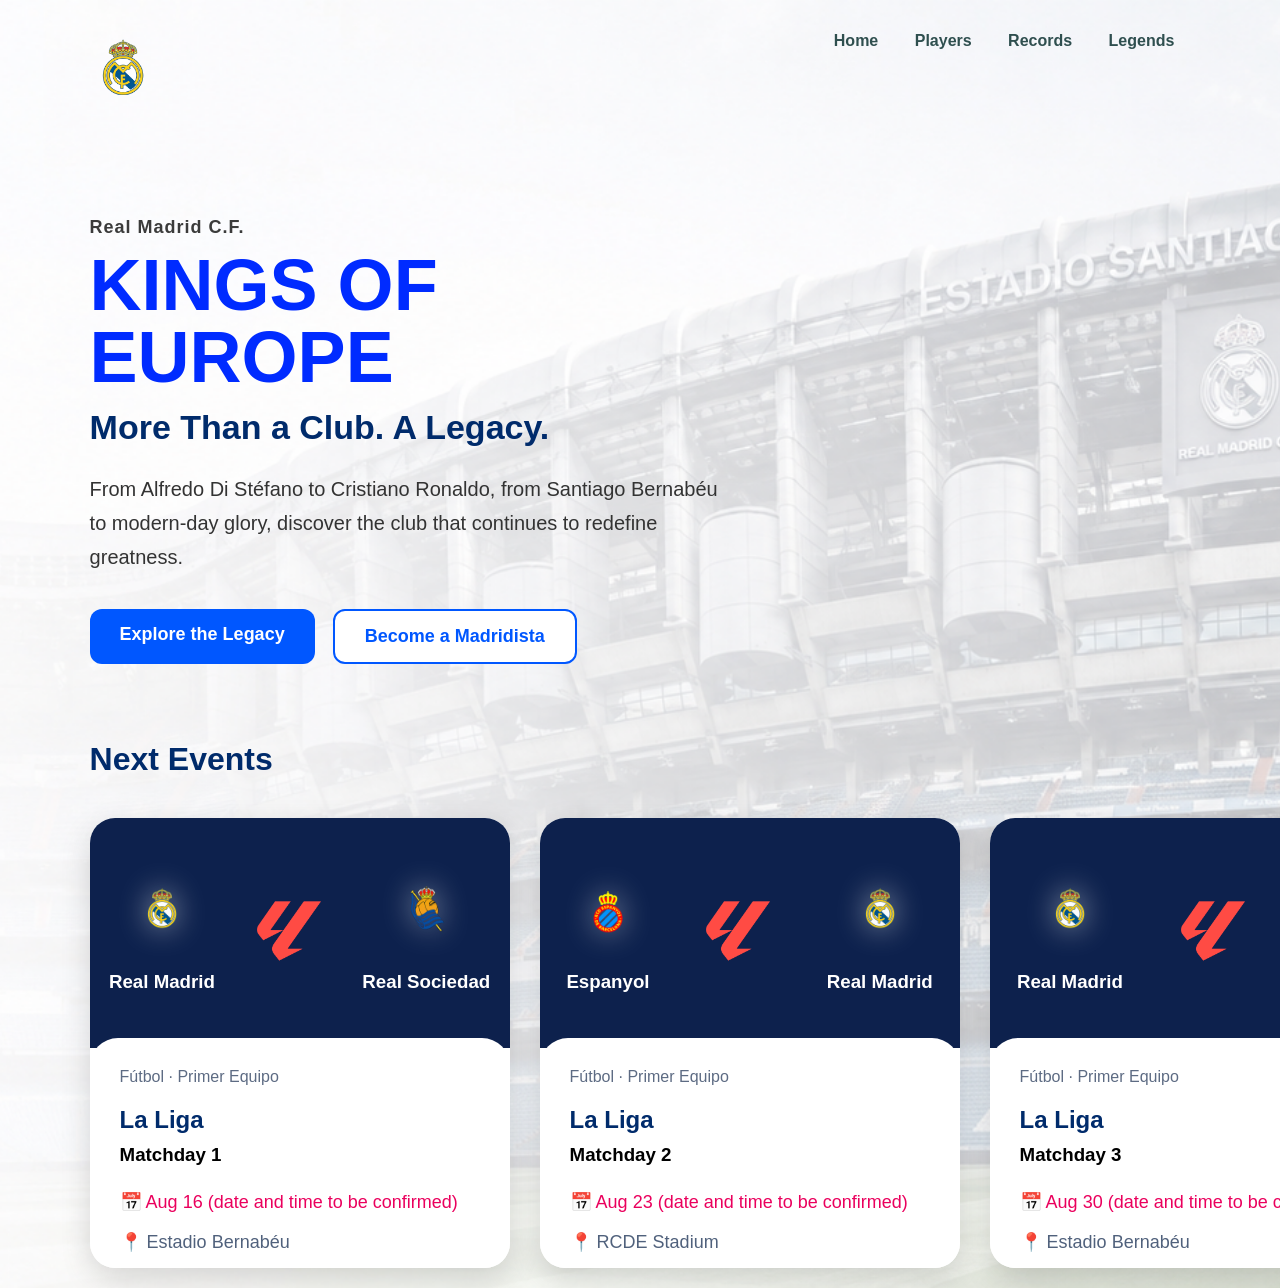
<file: index.html>
<!DOCTYPE html>
<html lang="en">
<head>
    
    <title>Real Madrid</title>
    <link rel="stylesheet" href="index.css">
</head>
<body>
    <div class="main">
                <div class="navbar">
                    <img src="realmadrid.png" class="logo">
                    <ul>
                        <li><a href="index.html">Home</a></li>
                        <li><a href="players.html">Players</a></li>
                        <li><a href="records.html">Records</a></li>
                        <li><a href="legends.html">Legends</a></li>
                        
                    </ul>

                </div>
                <div class="info">

            <h3 class="club">Real Madrid C.F.</h3>

            <h1>KINGS OF EUROPE</h1>

            <h2>More Than a Club. A Legacy.</h2>

            <p>
                From Alfredo Di Stéfano to Cristiano Ronaldo,
                from Santiago Bernabéu to modern-day glory,
                discover the club that continues to redefine greatness.
            </p>

            <div class="hero-btns">
                <a href="records.html" class="btn-primary">
                    Explore the Legacy
                </a>

                <a href="https://madridistas.com/en-US/madridistas/landing"
                target="_blank"
                class="btn-secondary">
                    Become a Madridista
                </a>
            </div>

        </div>

        <div class="news">
            <h1>Next Events</h1>
            

        </div>
        <div class="card">
            <div class="fixture-card">

                <div class="card-top">

                    <div class="team">
                        <img src="realmadrid.png" alt="">
                        <h3>Real Madrid</h3>
                    </div>

                    <div class="vs">
                        <img src="laliga.png" alt="">
                    </div>

                    <div class="team">
                        <img src="soci.png" alt="">
                        <h3>Real Sociedad</h3>
                    </div>

                </div>

                <div class="card-bottom">

                    <p class="category">Fútbol · Primer Equipo</p>

                    <h2>La Liga</h2>

                    <h3>Matchday 1</h3>

                    <p class="date">
                        📅 Aug 16 (date and time to be confirmed)
                    </p>

                    <p class="location">
                        📍 Estadio Bernabéu
                    </p>

                </div>
            </div>

            
        
            <div class="fixture-card">
                <div class="card-top ">

                    <div class="team">
                        <img src="esp.png" alt="">
                        <h3>Espanyol</h3>
                    </div>

                    <div class="vs">
                        <img src="laliga.png" alt="">
                    </div>

                    <div class="team">
                        <img src="realmadrid.png" alt="">
                        <h3>Real Madrid</h3>
                    </div>

                </div>

                <div class="card-bottom">

                    <p class="category">Fútbol · Primer Equipo</p>

                    <h2>La Liga</h2>

                    <h3>Matchday 2</h3>

                    <p class="date">
                        📅 Aug 23 (date and time to be confirmed)
                    </p>

                    <p class="location">
                        📍 RCDE Stadium
                    </p>

                </div>
            </div>
            <div class="fixture-card">

                <div class="card-top">

                    <div class="team">
                        <img src="realmadrid.png" alt="">
                        <h3>Real Madrid</h3>
                    </div>

                    <div class="vs">
                        <img src="laliga.png" alt="">
                    </div>

                    <div class="team">
                        <img src="malaga.png" alt="">
                        <h3>Málaga</h3>
                    </div>

                </div>

                <div class="card-bottom">

                    <p class="category">Fútbol · Primer Equipo</p>

                    <h2>La Liga</h2>

                    <h3>Matchday 3</h3>

                    <p class="date">
                        📅 Aug 30 (date and time to be confirmed)
                    </p>

                    <p class="location">
                        📍 Estadio Bernabéu
                    </p>

                </div>
            </div>
            <div class="fixture-card">

                <div class="card-top">

                    <div class="team">
                        <img src="real betis.png" alt="">
                        <h3>Real Betis</h3>
                    </div>

                    <div class="vs">
                        <img src="laliga.png" alt="">
                    </div>

                    <div class="team">
                        <img src="realmadrid.png" alt="">
                        <h3>Real Madrid</h3>
                    </div>

                </div>

                <div class="card-bottom">

                    <p class="category">Fútbol · Primer Equipo</p>

                    <h2>La Liga</h2>

                    <h3>Matchday 4</h3>

                    <p class="date">
                        📅 Sep 6 (date and time to be confirmed)
                    </p>

                    <p class="location">
                        📍 Benito Villamarín Stadium
                    </p>

                </div>
            </div>



        




        </div>

        

        

        

    


    </div>
    
</body>
</html>
</file>
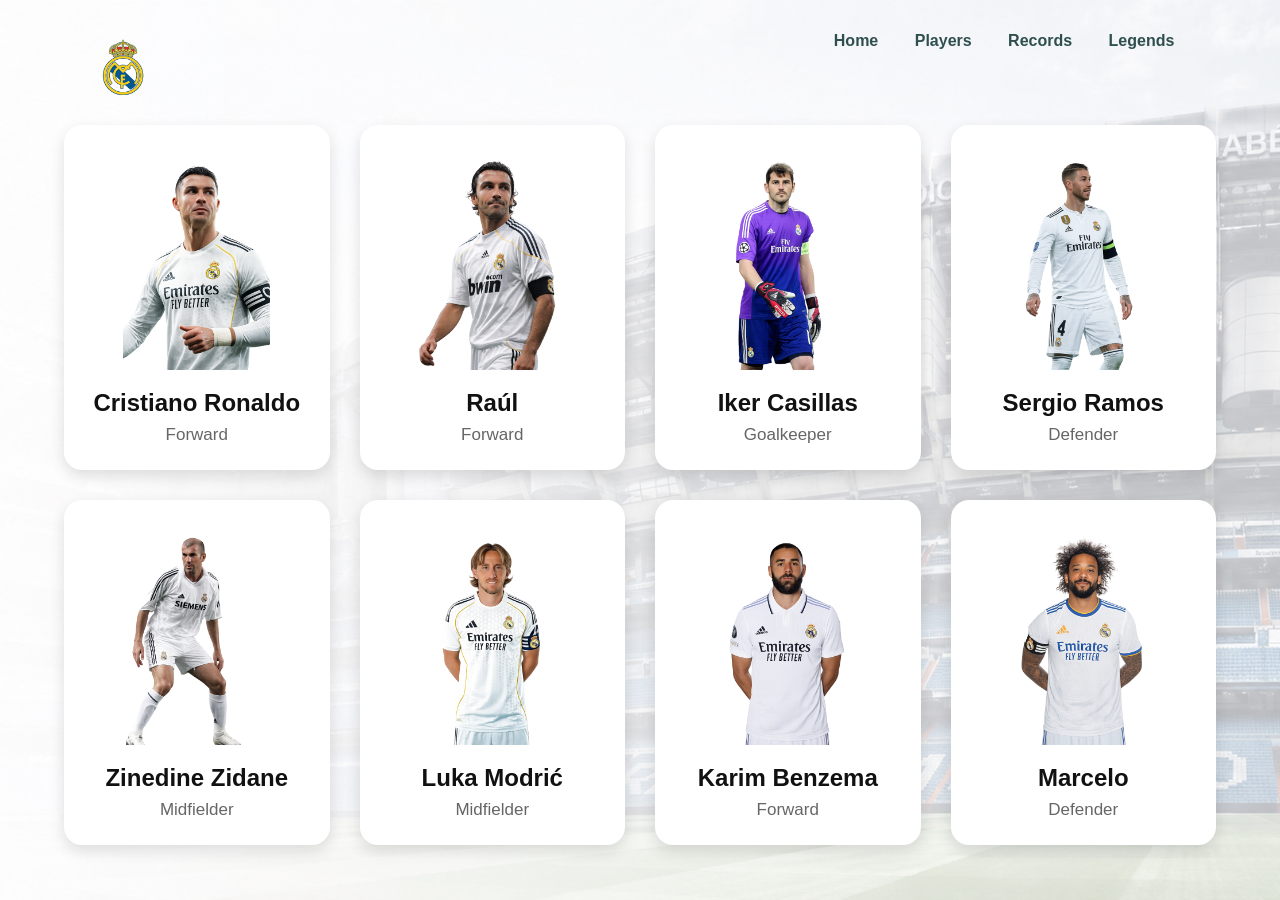
<file: legends.html>
<!DOCTYPE html>
<html lang="en">
<head>
    
    <title>Legends</title>
    <link rel="stylesheet" href="legends.css">
</head>
<body>
    <div class="main">
        <div class="navbar">
            <img src="realmadrid.png" class="logo">
            <ul>
                <li><a href="index.html">Home</a></li>
                <li><a href="players.html">Players</a></li>
                <li><a href="records.html">Records</a></li>
                <li><a href="legends.html">Legends</a></li>
                
            </ul>
        </div>

        <div class="legends">

            <div class="card">
                <img src="images/ronaldo.png">
                <h2>Cristiano Ronaldo</h2>
                <p>Forward</p>
            </div>

            <div class="card">
                <img src="images/raul.png">
                <h2>Raúl</h2>
                <p>Forward</p>
            </div>

            <div class="card">
                <img src="images/casillas.png">
                <h2>Iker Casillas</h2>
                <p>Goalkeeper</p>
            </div>

            <div class="card">
                <img src="images/ramos.png">
                <h2>Sergio Ramos</h2>
                <p>Defender</p>
            </div>

            <div class="card">
                <img src="images/zidane.png">
                <h2>Zinedine Zidane</h2>
                <p>Midfielder</p>
            </div>

            <div class="card">
                <img src="images/modric.png">
                <h2>Luka Modrić</h2>
                <p>Midfielder</p>
            </div>

            <div class="card">
                <img src="images/benzema.png">
                <h2>Karim Benzema</h2>
                <p>Forward</p>
            </div>

            <div class="card">
                <img src="images/marcelo.png">
                <h2>Marcelo</h2>
                <p>Defender</p>
            </div>

        </div>
</file>
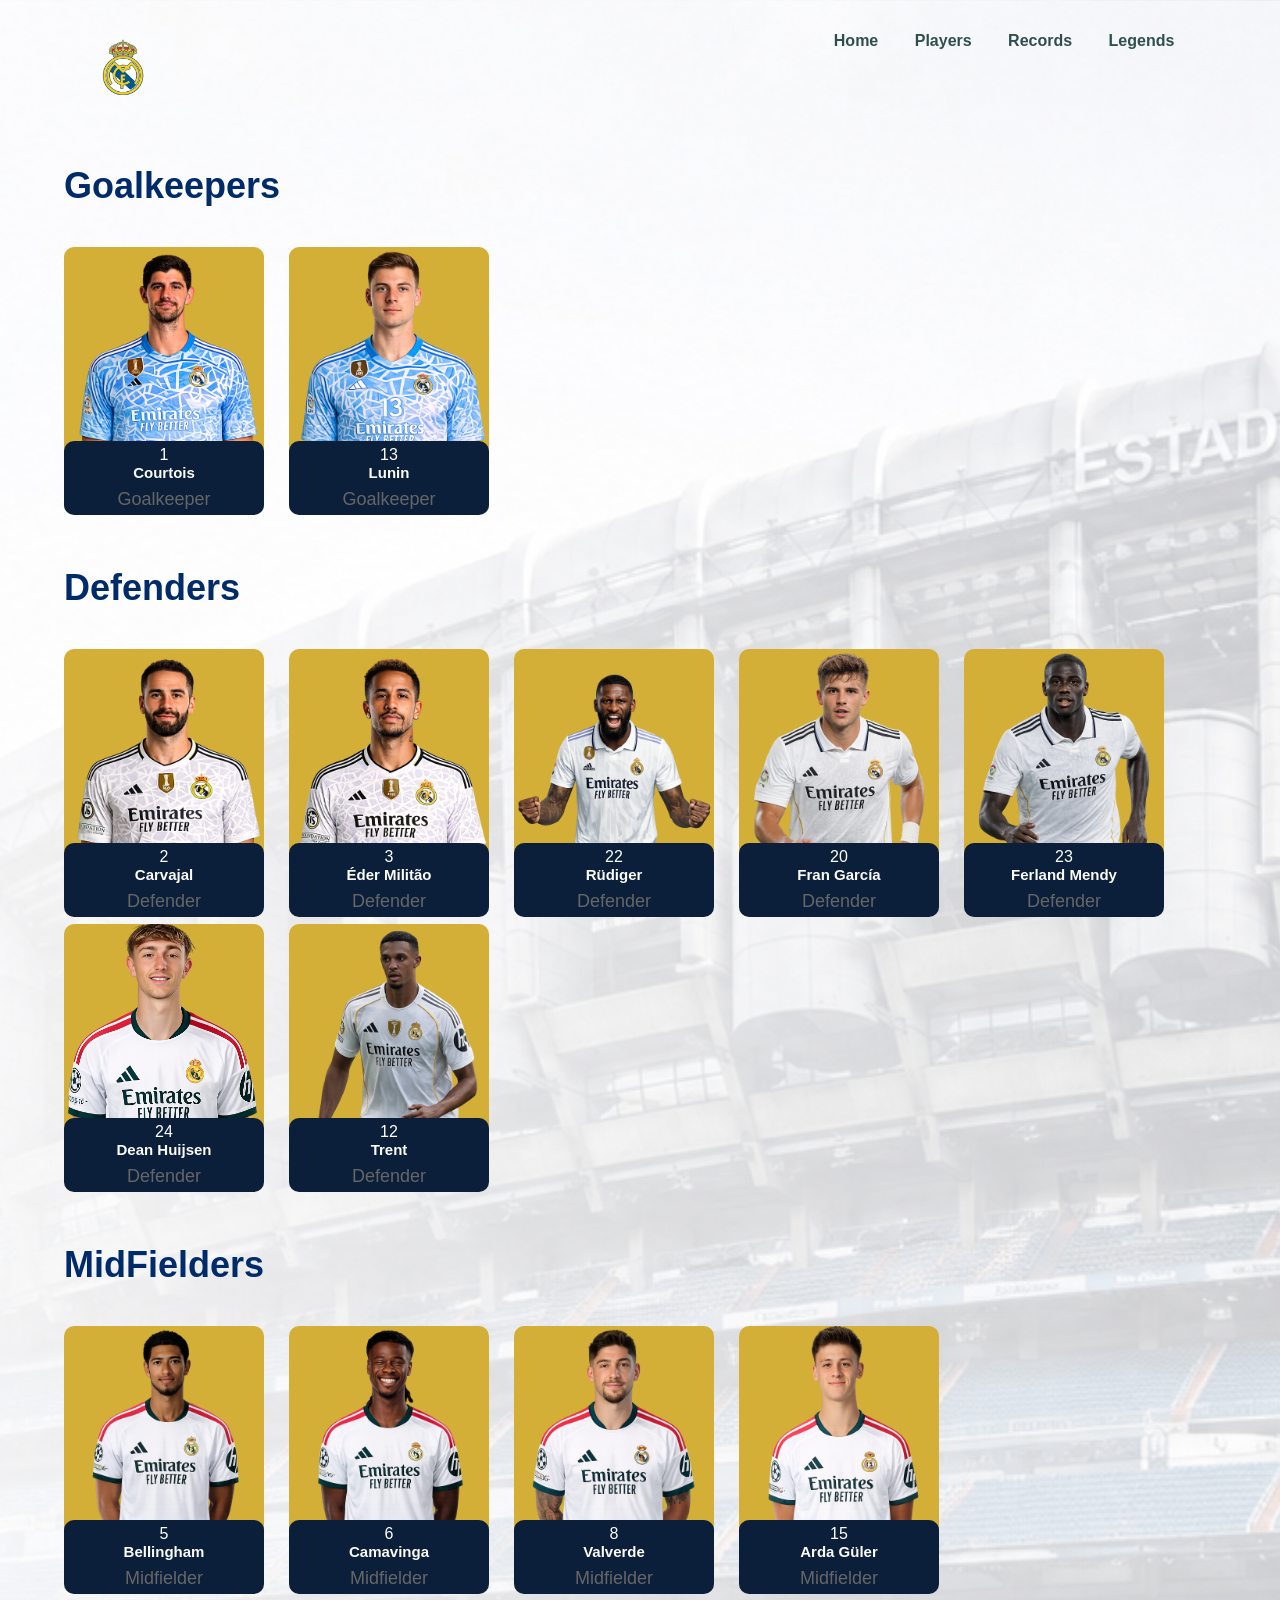
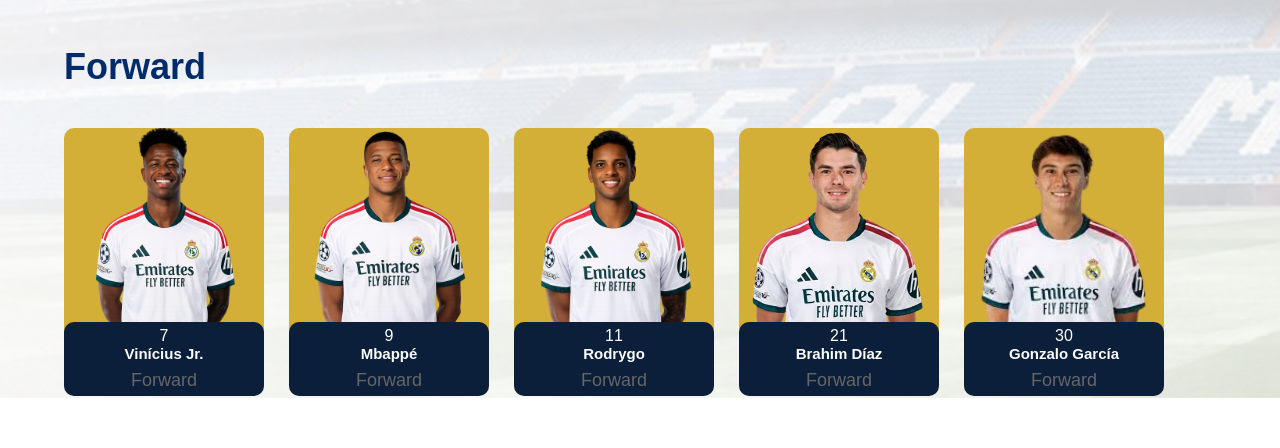
<file: players.html>
<!DOCTYPE html>
<html lang="en">
<head>
    
    <title>Players</title>
    <link rel="stylesheet" href="players.css">
</head>
<body>
    <div class="main">
        <div class="navbar">
            <img src="realmadrid.png" class="logo">
            <ul>
                <li><a href="index.html">Home</a></li>
                <li><a href="players.html">Players</a></li>
                <li><a href="records.html">Records</a></li>
                <li><a href="legends.html">Legends</a></li>
                
            </ul>

        </div>


        <h1 class="heading">Goalkeepers</h1>

        <div class="players">

            <div class="player-card">
                <img src="images/courtois.png">

                <div class="player-info">
                    <span class="number">1</span>

                    <div class="text">
                        <h2>Courtois</h2>
                        <p>Goalkeeper</p>
                    </div>
                </div>
            </div>

            <div class="player-card">
                <img src="images/lunin.png">

                <div class="player-info">
                    <span class="number">13</span>

                    <div class="text">
                        <h2>Lunin</h2>
                        <p>Goalkeeper</p>
                    </div>
                </div>
            </div>

            
        </div>

        <h1 class="heading">Defenders</h1>


        <div class="players">

            <div class="player-card">
                <img src="images/carvajal.png">

                <div class="player-info">
                    <span class="number">2</span>

                    <div class="text">
                        <h2>Carvajal</h2>
                        <p>Defender</p>
                    </div>
                </div>
            </div>

            <div class="player-card">
                <img src="images/militao.png">

                <div class="player-info">
                    <span class="number">3</span>

                    <div class="text">
                        <h2>Éder Militão</h2>
                        <p>Defender</p>
                    </div>
                </div>
            </div>

           

            <div class="player-card">
                <img src="images/rudiger.png">

                <div class="player-info">
                    <span class="number">22</span>

                    <div class="text">
                        <h2>Rüdiger</h2>
                        <p>Defender</p>
                    </div>
                </div>
            </div>

            <div class="player-card">
                <img src="images/fran-garcia.png">

                <div class="player-info">
                    <span class="number">20</span>

                    <div class="text">
                        <h2>Fran García</h2>
                        <p>Defender</p>
                    </div>
                </div>
            </div>

            <div class="player-card">
                <img src="images/mendy.png">

                <div class="player-info">
                    <span class="number">23</span>

                    <div class="text">
                        <h2>Ferland Mendy</h2>
                        <p>Defender</p>
                    </div>
                </div>
            </div>

            <div class="player-card">
                <img src="images/new/Huijsen.png">

                <div class="player-info">
                    <span class="number">24</span>

                    <div class="text">
                        <h2>Dean Huijsen</h2>
                        <p>Defender</p>
                    </div>
                </div>
            </div>

            <div class="player-card">
                <img src="images/trent.png">

                <div class="player-info">
                    <span class="number">12</span>

                    <div class="text">
                        <h2>Trent</h2>
                        <p>Defender</p>
                    </div>
                </div>
            </div>

        </div>
        <h1 class="heading">MidFielders</h1>
        <div class="players">

            <div class="player-card">
                <img src="images/new/Bellingham.png">

                <div class="player-info">
                    <span class="number">5</span>

                    <div class="text">
                        <h2>Bellingham</h2>
                        <p>Midfielder</p>
                    </div>
                </div>
            </div>

            <div class="player-card">
                <img src="images/camavinga.png">

                <div class="player-info">
                    <span class="number">6</span>

                    <div class="text">
                        <h2>Camavinga</h2>
                        <p>Midfielder</p>
                    </div>
                </div>
            </div>

            <div class="player-card">
                <img src="images/fede-valverde.png">

                <div class="player-info">
                    <span class="number">8</span>

                    <div class="text">
                        <h2>Valverde</h2>
                        <p>Midfielder</p>
                    </div>
                </div>
            </div>

            

            <div class="player-card">
                <img src="images/arda-guler.png">

                <div class="player-info">
                    <span class="number">15</span>

                    <div class="text">
                        <h2>Arda Güler</h2>
                        <p>Midfielder</p>
                    </div>
                </div>
            </div>

            

        </div>
        <h1 class="heading">Forward</h1>

        <div class="players">

            <div class="player-card">
                <img src="images/vinicius.png">

                <div class="player-info">
                    <span class="number">7</span>

                    <div class="text">
                        <h2>Vinícius Jr.</h2>
                        <p>Forward</p>
                    </div>
                </div>
            </div>

            <div class="player-card">
                <img src="images/mbappe.png">

                <div class="player-info">
                    <span class="number">9</span>

                    <div class="text">
                        <h2>Mbappé</h2>
                        <p>Forward</p>
                    </div>
                </div>
            </div>

            <div class="player-card">
                <img src="images/rodrygo.png">

                <div class="player-info">
                    <span class="number">11</span>

                    <div class="text">
                        <h2>Rodrygo</h2>
                        <p>Forward</p>
                    </div>
                </div>
            </div>

            

            <div class="player-card">
                <img src="images/brahim-diaz.png">

                <div class="player-info">
                    <span class="number">21</span>

                    <div class="text">
                        <h2>Brahim Díaz</h2>
                        <p>Forward</p>
                    </div>
                </div>
            </div>

            <div class="player-card">
                <img src="images/gonzalo-garcia.png">

                <div class="player-info">
                    <span class="number">30</span>

                    <div class="text">
                        <h2>Gonzalo García</h2>
                        <p>Forward</p>
                    </div>
                </div>
            </div>

        </div>
    </div>

    

</body>
</html>
</file>
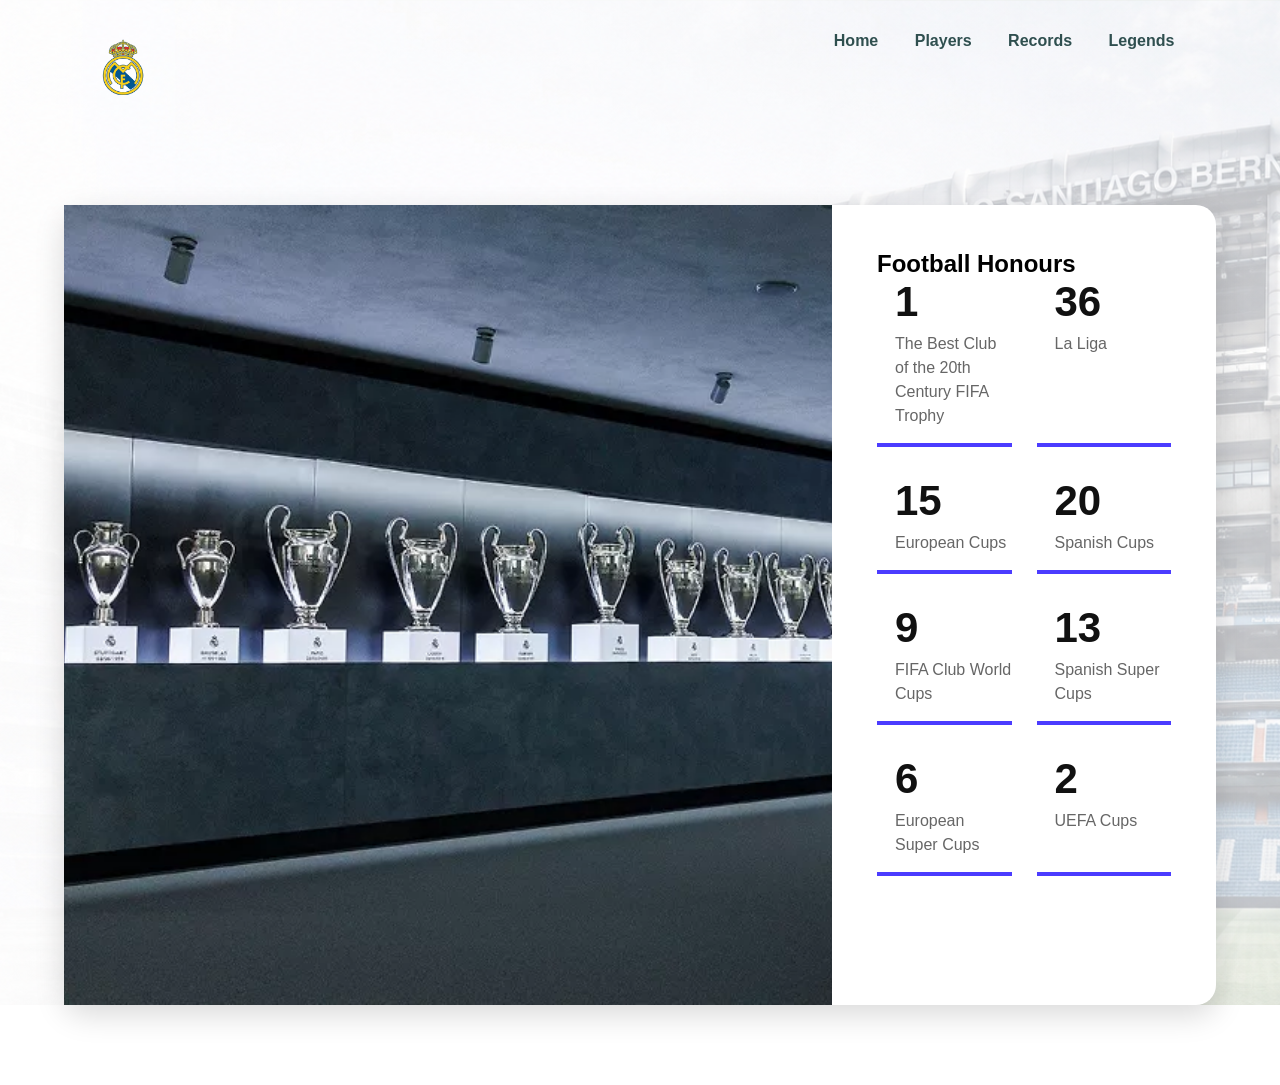
<file: records.html>
<!DOCTYPE html>
<html lang="en">
<head>
    
    <title>Records</title>
    <link rel="stylesheet" href="records.css">
</head>
<body>
    <div class="main">
        <div class="navbar">
            <img src="realmadrid.png" class="logo">
            <ul>
                <li><a href="index.html">Home</a></li>
                <li><a href="players.html">Players</a></li>
                <li><a href="records.html">Records</a></li>
                <li><a href="legends.html">Legends</a></li>
                
            </ul>
        </div>
        
        <section class="honours">

            
            <div class="left">
                <img src="ucl.webp" >
            </div>

            
            <div class="right">

                <h2 class="title">Football Honours</h2>

                <div class="cards">

                    <div class="card">
                        <div class="fa-solid fa-medal"></div>
                        <div>
                            <h2>1</h2>
                            <p>The Best Club of the 20th Century FIFA Trophy</p>
                        </div>
                    </div>

                    <div class="card">
                        <div class="fa-solid fa-trophy"></div>
                        <div>
                            <h2>36</h2>
                            <p>La Liga</p>
                        </div>
                    </div>

                    <div class="card">
                        <div class="fa-solid fa-trophy"></div>
                        <div>
                            <h2>15</h2>
                            <p>European Cups</p>
                        </div>
                    </div>

                    <div class="card">
                        <div class="fa-solid fa-trophy"></div>
                        <div>
                            <h2>20</h2>
                            <p>Spanish Cups</p>
                        </div>
                    </div>

                    <div class="card">
                        <div class="fa-solid fa-trophy"></div>
                        <div>
                            <h2>9</h2>
                            <p>FIFA Club World Cups</p>
                        </div>
                    </div>

                    <div class="card">
                        <div class="fa-solid fa-trophy"></div>
                        <div>
                            <h2>13</h2>
                            <p>Spanish Super Cups</p>
                        </div>
                    </div>

                    <div class="card">
                        <div class="fa-solid fa-trophy"></div>
                        <div>
                            <h2>6</h2>
                            <p>European Super Cups</p>
                        </div>
                    </div>

                    <div class="card">
                        <div class="fa-solid fa-trophy"></div>
                        <div>
                            <h2>2</h2>
                            <p>UEFA Cups</p>
                        </div>
                    </div>

                </div>

            </div>

        </section>

        </div>
</file>
<file: index.css>
*{
    margin: 0;
    padding: 0;
}


.main{
    width: 100%;
    background: url(ChatGPT\ Image\ Jul\ 4\,\ 2026\,\ 12_17_06\ PM.png);
    background-position: center;
    background-size: cover;
    height: 100%;
    position: relative;
    font-family: sans-serif;
    
}

.navbar{
    width: 86%;
    display: flex;
    margin: auto;
    padding: 15px 0;
    align-items: center;
    justify-content: space-between;
}


.navbar .logo{
    width: 110px;
    height: auto;
    cursor: pointer;
    margin-top: 2%;
    margin-left: -2%;
}

ul{
    margin-top: -4%;
}

ul li{
    list-style: none;
    display: inline-block;
    padding: 10px 16px;
}

ul li a{
    font-size: 16px;
    font-weight: bold;
    text-decoration: none;
    color: darkslategray;
    margin-top: -3%;
}

.info{
    margin-left: 7%;
    margin-top: 6%;
}

.info h1{
    font-size: 65px;
    color: rgb(7, 7, 242) ;
}

.info h3{
    font-size: 18px;
    letter-spacing: 1px;
    line-height: 24px;
}

.info span{
    color: rgb(76, 73, 121);
    font-size: 30px;
}

.info{
    margin-left:7%;
    margin-top:7%;
    max-width:650px;
}

.club{
    color:#3b3b3b;
    font-size:24px;
    letter-spacing:2px;
    margin-bottom:10px;
}

.info h1{
    font-size:72px;
    color:#002bff;
    font-weight:900;
    line-height:1;
    margin-bottom:15px;
}

.info h2{
    font-size:34px;
    color:#002b6b;
    margin-bottom:25px;
}

.info p{
    font-size:20px;
    line-height:34px;
    color:#333;
    margin-bottom:35px;
}

.hero-btns{
    display:flex;
    gap:18px;
    flex-wrap:wrap;
}

.hero-btns a{
    text-decoration:none;
    padding:15px 30px;
    border-radius:12px;
    font-size:18px;
    font-weight:bold;
    transition:.3s ease;
}

.btn-primary{
    background:#0057ff;
    color:white;
}

.btn-primary:hover{
    background:#003dc2;
    transform:translateY(-3px);
}

.btn-secondary{
    background:white;
    color:#0057ff;
    border:2px solid #0057ff;
}

.btn-secondary:hover{
    background:#0057ff;
    color:white;
    transform:translateY(-3px);
}



.news{
    margin-left: 7%;
    margin-top: 6%;
    color: #002b6b;
}

.card{
    display: flex;
    gap: 30px;
    overflow-x: auto;      
    overflow-y: hidden;
    flex-wrap: nowrap;     
    padding: 20px 7%;
    scroll-behavior: smooth;
}

.card::-webkit-scrollbar{
    height: 8px;
}

.card::-webkit-scrollbar-thumb{
    background: #888;
    border-radius: 10px;
}
.fixture-card{
    
    flex: 0 0 420px;
    border-radius: 25px;
    overflow: hidden;
    background: white;
    box-shadow: 0 10px 30px rgba(0,0,0,.15);
    margin-top: 20px;
    height: 450px;
}



.card-top{

    background:#0d214d;
    height:230px;

    display:flex;
    justify-content:space-around;
    align-items:center;

    color:white;

}

.team{
    text-align:center;
}

.team img{

    width:80px;
    height:80px;
    object-fit:contain;

    filter:drop-shadow(0 0 15px rgba(255,255,255,.5));
}

.team h3{

    margin-top:15px;
}

.vs img{

    width:70px;
}



.card-bottom{

    background:white;

    padding:30px;

    border-top-left-radius:28px;
    border-top-right-radius:28px;

    margin-top:-10px;

}

.category{

    color:#5d6b83;
    margin-bottom:20px;
}

.card-bottom h2{

    color:#002b6b;
    margin-bottom:10px;
}

.card-bottom h3{

    margin-bottom:25px;
}

.date{

    color:#ea005d;
    font-size:18px;
    margin-bottom:18px;
}

.location{

    color:#50617c;
    font-size:18px;
}
</file>
<file: legends.css>
*{
    margin: 0;
    padding: 0;
}


.main{
    width: 100%;
    background: url(ChatGPT\ Image\ Jul\ 4\,\ 2026\,\ 12_17_06\ PM.png);
    background-position: center;
    background-size: cover;
    min-height: 100vh;
    position: relative;
    font-family: sans-serif;
    
}

.navbar{
    width: 86%;
    display: flex;
    margin: auto;
    padding: 15px 0;
    align-items: center;
    justify-content: space-between;
}


.navbar .logo{
    width: 110px;
    height: auto;
    cursor: pointer;
    margin-top: 2%;
    margin-left: -2%;
}

ul{
    margin-top: -4%;
}

ul li{
    list-style: none;
    display: inline-block;
    padding: 10px 16px;
}

ul li a{
    font-size: 16px;
    font-weight: bold;
    text-decoration: none;
    color: darkslategray;
    margin-top: -3%;
}

.legends{
    width: 90%;
    margin: auto;
    display: grid;
    grid-template-columns: repeat(4,1fr);
    gap: 30px;
    padding-bottom: 50px;
}

/* Card */

.card{
    background: white;
    border-radius: 18px;
    text-align: center;
    padding: 25px;
    box-shadow: 0 6px 15px rgba(0,0,0,0.12);
}

.card img{
    width: 180px;
    height: 220px;
    object-fit: contain;
    margin-bottom: 15px;
}

.card h2{
    font-size: 24px;
    color: #111;
    margin-bottom: 8px;
}

.card p{
    font-size: 17px;
    color: #666;
}
</file>
<file: players.css>
*{
    margin: 0;
    padding: 0;
}


.main{
    width: 100%;
    background: url(ChatGPT\ Image\ Jul\ 4\,\ 2026\,\ 12_17_06\ PM.png);
    background-position: center;
    background-size: cover;
    min-height: 100vh;
    position: relative;
    font-family: sans-serif;
    
}

.navbar{
    width: 86%;
    display: flex;
    margin: auto;
    padding: 15px 0;
    align-items: center;
    justify-content: space-between;
}


.navbar .logo{
    width: 110px;
    height: auto;
    cursor: pointer;
    margin-top: 2%;
    margin-left: -2%;
}

ul{
    margin-top: -4%;
}

ul li{
    list-style: none;
    display: inline-block;
    padding: 10px 16px;
}

ul li a{
    font-size: 16px;
    font-weight: bold;
    text-decoration: none;
    color: darkslategray;
    margin-top: -3%;
}

.heading{
    width: 90%;
    margin: 40px auto 20px;
    color: #002b6b;
    font-size: 36px;
    font-weight: bold;
}

.players{
    display: flex;
    flex-wrap: wrap;
  
    gap: 25px;
    

    width: 90%;
    margin: 20px auto 50px;
    
    padding: 20px ;
}

.player-card{
    /* flex: 0 0 250px; */
    width: 200px;
    height: 250px;

    border-radius: 20px;
    /* overflow: hidden; */
    text-align: center;
    
}

.players::-webkit-scrollbar{
    height: 10px;
}

.players::-webkit-scrollbar-track{
    background: #dcdcdc;
    border-radius: 10px;
}

.players::-webkit-scrollbar-thumb{
    background: #1f5dba;
    border-radius: 10px;
}


.player-card:hover{
    
    box-shadow:0 12px 25px rgba(0,0,0,0.25);
}

.player-card img{
    width:100%;
    height:260px;
    object-fit:cover;
    background:#D4AF37;
    /* padding-top: 20px; */
    border-radius: 10px;
}

.player-info{
    padding:5px;
    background:#0B1F3A;
    margin-top: -70px;
    position: relative;
    border-radius: 10px;
}

.player-info h2{
    font-size:15px;
    color:#fcfcfc;
    margin-bottom:8px;
}

.player-info p{
    color:#666;
    font-size:18px;
}

.player-card span{
    color: white;
}
</file>
<file: records.css>
*{
    margin: 0;
    padding: 0;
}


.main{
    width: 100%;
    background: url(ChatGPT\ Image\ Jul\ 4\,\ 2026\,\ 12_17_06\ PM.png);
    background-position: center;
    background-size: cover;
    min-height: 100vh;
    position: relative;
    font-family: sans-serif;
    
}

.navbar{
    width: 86%;
    display: flex;
    margin: auto;
    padding: 15px 0;
    align-items: center;
    justify-content: space-between;
}


.navbar .logo{
    width: 110px;
    height: auto;
    cursor: pointer;
    margin-top: 2%;
    margin-left: -2%;
}

ul{
    margin-top: -4%;
}

ul li{
    list-style: none;
    display: inline-block;
    padding: 10px 16px;
}

ul li a{
    font-size: 16px;
    font-weight: bold;
    text-decoration: none;
    color: darkslategray;
    margin-top: -3%;
}



.honours{
    width:90%;
    max-width:1400px;
    margin:80px auto;
    display:grid;
    grid-template-columns:2fr 1fr;
    background:#fff;
    border-radius:20px;
    
    box-shadow:0 10px 30px rgba(0,0,0,.15);
}



.left{
    width:100%;
    height:800px;
}

.left img{
    width:100%;
    height:100%;
    object-fit:cover;
    display:block;
}



.right{
    padding:45px;
}

.cards{
    display:grid;
    grid-template-columns:repeat(2,1fr);
    gap:35px 30px;
}


.cards{
    display:grid;
    grid-template-columns:repeat(2,1fr);
    gap:30px 25px;
}

.card{
    display:flex;
    align-items:flex-start;
    gap:18px;
    border-bottom:4px solid #4b3cff;
    padding-bottom:15px;
    transition:.3s;
}



.card div{
    font-size:38px;
    color:#4b3cff;
}

.card h2{
    font-size:42px;
    color:#111;
    margin-bottom:6px;
}

.card p{
    color:#666;
    font-size:16px;
    line-height:1.5;
}
</file>
